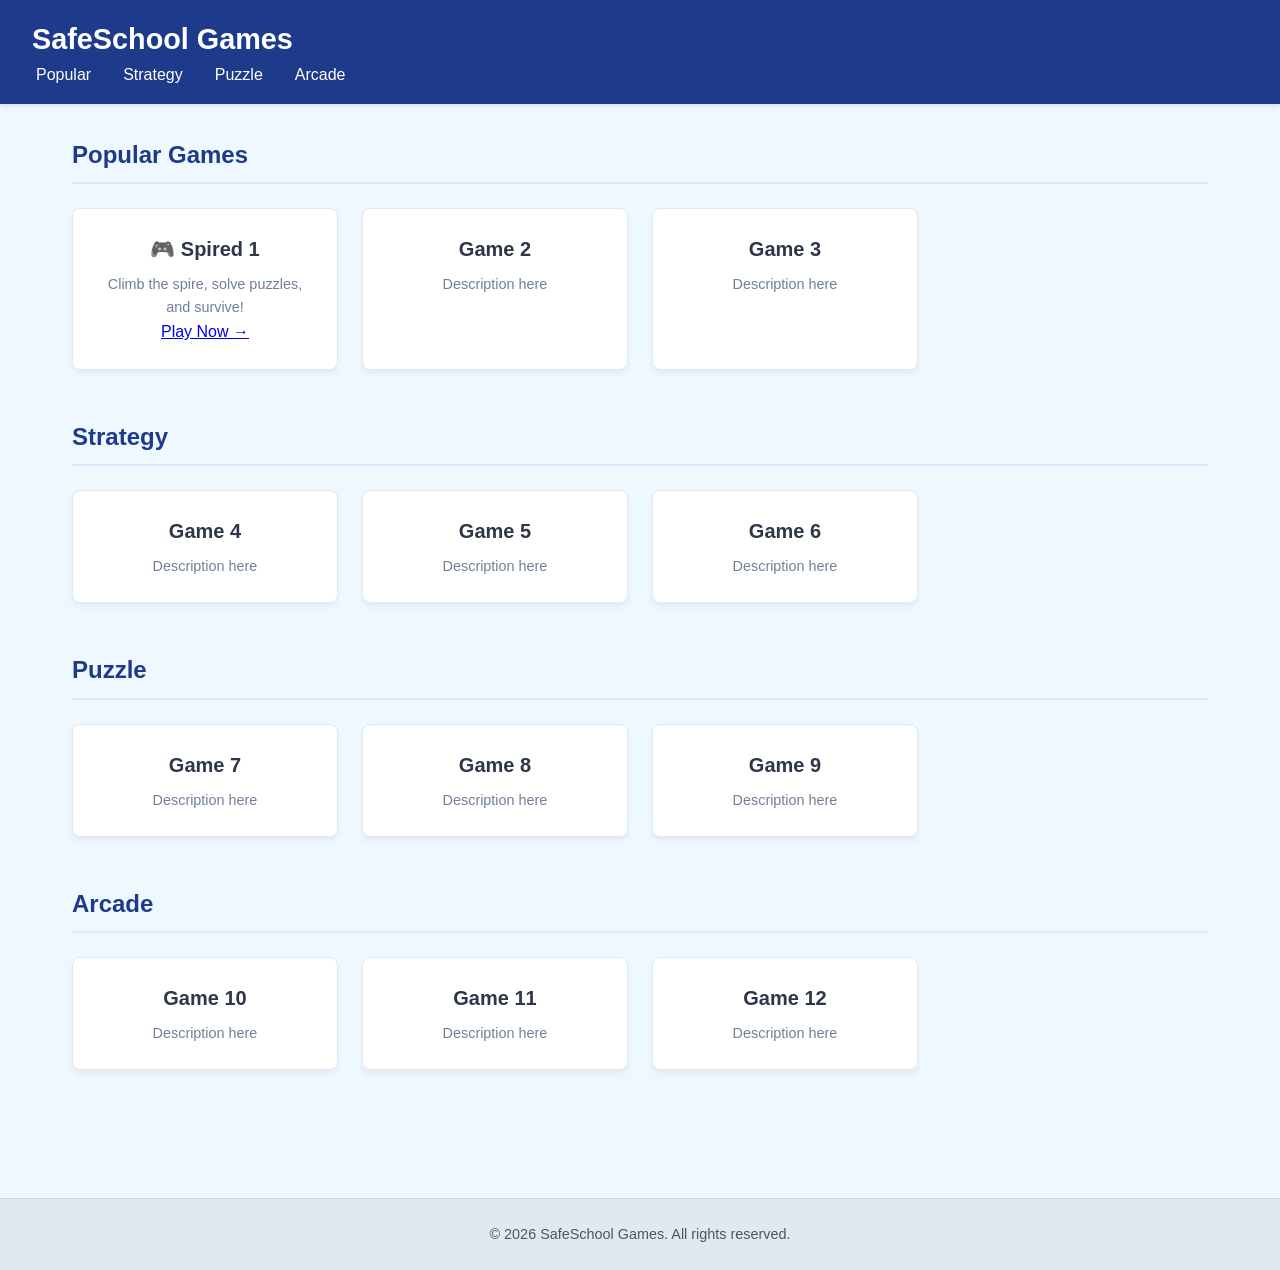
<file: index.html>
<!DOCTYPE html>
<html lang="en">
<head>
    <meta charset="UTF-8">
    <meta name="viewport" content="width=device-width, initial-scale=1.0">
    <title>SafeSchool Games</title>
    <link rel="stylesheet" href="styles.css">
</head>
<body>
    <header>
        <h1>SafeSchool Games</h1>
        <nav>
            <ul>
                <li><a href="#popular">Popular</a></li>
                <li><a href="#strategy">Strategy</a></li>
                <li><a href="#puzzle">Puzzle</a></li>
                <li><a href="#arcade">Arcade</a></li>
            </ul>
        </nav>
    </header>

    <main>
        <section id="popular">
            <h2>Popular Games</h2>
            <div class="game-grid">
                <!-- ✅ Spired 1 integrated with relative link -->
                <div class="game-card">
                    <h3>🎮 Spired 1</h3>
                    <p>Climb the spire, solve puzzles, and survive!</p>
                    <a href="spired1.html" class="play-btn" target="_blank">Play Now →</a>
                </div>
                <div class="game-card">
                    <h3>Game 2</h3>
                    <p>Description here</p>
                </div>
                <div class="game-card">
                    <h3>Game 3</h3>
                    <p>Description here</p>
                </div>
            </div>
        </section>

        <section id="strategy">
            <h2>Strategy</h2>
            <div class="game-grid">
                <div class="game-card">
                    <h3>Game 4</h3>
                    <p>Description here</p>
                </div>
                <div class="game-card">
                    <h3>Game 5</h3>
                    <p>Description here</p>
                </div>
                <div class="game-card">
                    <h3>Game 6</h3>
                    <p>Description here</p>
                </div>
            </div>
        </section>

        <section id="puzzle">
            <h2>Puzzle</h2>
            <div class="game-grid">
                <div class="game-card">
                    <h3>Game 7</h3>
                    <p>Description here</p>
                </div>
                <div class="game-card">
                    <h3>Game 8</h3>
                    <p>Description here</p>
                </div>
                <div class="game-card">
                    <h3>Game 9</h3>
                    <p>Description here</p>
                </div>
            </div>
        </section>

        <section id="arcade">
            <h2>Arcade</h2>
            <div class="game-grid">
                <div class="game-card">
                    <h3>Game 10</h3>
                    <p>Description here</p>
                </div>
                <div class="game-card">
                    <h3>Game 11</h3>
                    <p>Description here</p>
                </div>
                <div class="game-card">
                    <h3>Game 12</h3>
                    <p>Description here</p>
                </div>
            </div>
        </section>
    </main>

    <footer>
        <p>&copy; 2026 SafeSchool Games. All rights reserved.</p>
    </footer>

    <!-- ✅ Removed broken script tag - spired1.html is a page, not a JS file -->
</body>
</html>
</file>
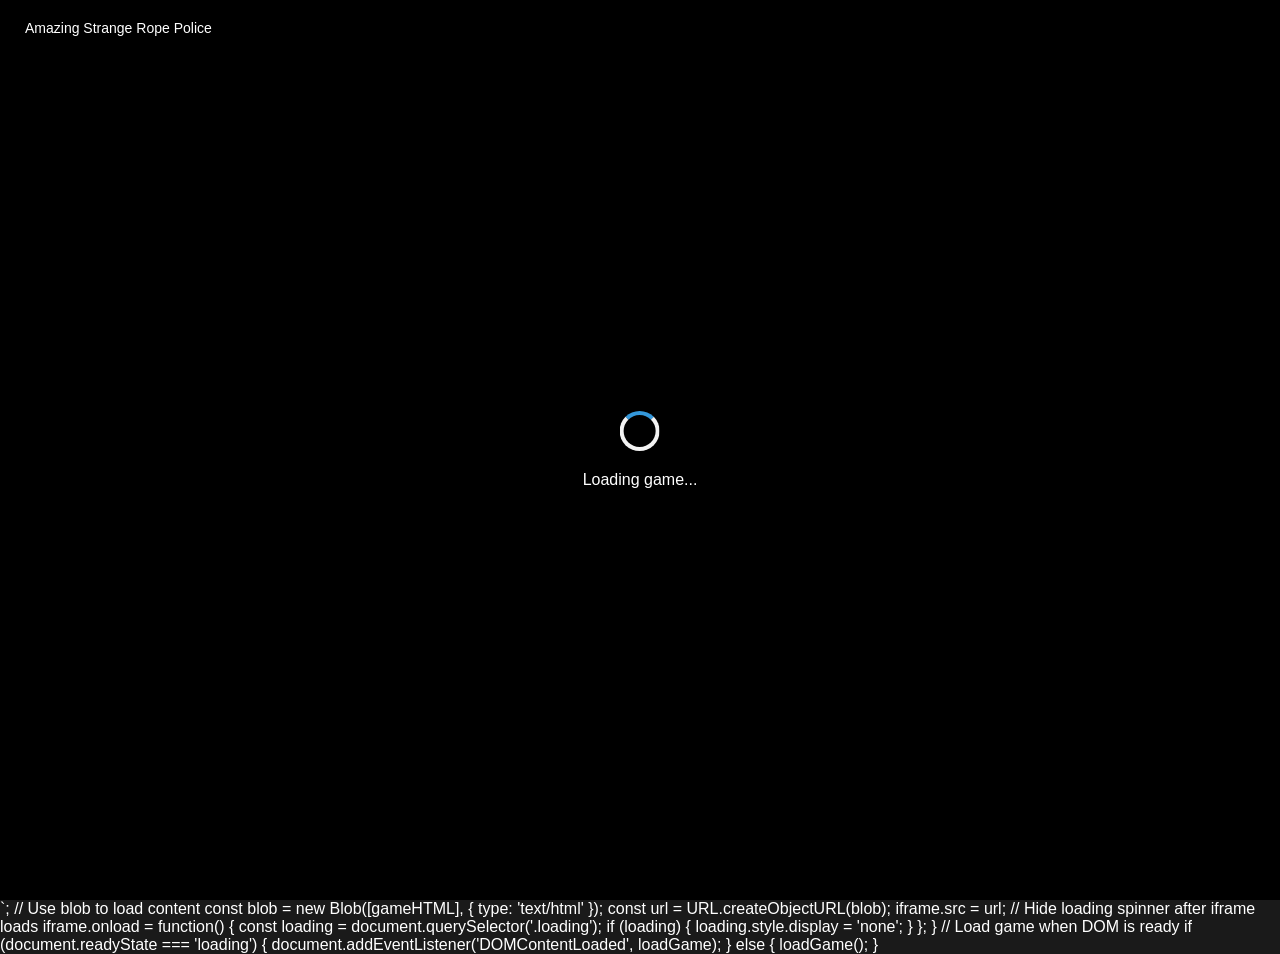
<file: spired1.html>
<!DOCTYPE html>
<html lang="en">
<head>
    <meta charset="UTF-8">
    <meta name="viewport" content="width=device-width, initial-scale=1.0">
    <meta http-equiv="X-UA-Compatible" content="ie=edge">
    <title>Amazing Strange Rope Police - Unblocked Game</title>
    <style>
        * {
            margin: 0;
            padding: 0;
            box-sizing: border-box;
        }
        
        body {
            font-family: Arial, sans-serif;
            background: #1a1a1a;
            color: #fff;
        }
        
        #game-container {
            width: 100%;
            height: 100vh;
            display: flex;
            align-items: center;
            justify-content: center;
            background: #000;
        }
        
        iframe {
            width: 100%;
            height: 100%;
            border: none;
        }
        
        .game-info {
            position: absolute;
            top: 10px;
            left: 10px;
            background: rgba(0, 0, 0, 0.7);
            padding: 10px 15px;
            border-radius: 5px;
            font-size: 14px;
            z-index: 100;
        }
        
        .loading {
            position: absolute;
            top: 50%;
            left: 50%;
            transform: translate(-50%, -50%);
            text-align: center;
            z-index: 50;
        }
        
        .spinner {
            border: 4px solid #f3f3f3;
            border-top: 4px solid #3498db;
            border-radius: 50%;
            width: 40px;
            height: 40px;
            animation: spin 1s linear infinite;
            margin: 0 auto 20px;
        }
        
        @keyframes spin {
            0% { transform: rotate(0deg); }
            100% { transform: rotate(360deg); }
        }
    </style>
</head>
<body>
    <div class="game-info">
        Amazing Strange Rope Police
    </div>
    
    <div id="game-container">
        <div class="loading">
            <div class="spinner"></div>
            <p>Loading game...</p>
        </div>
        <iframe id="game-iframe" src="about:blank"></iframe>
    </div>

    <script>
        // Game configuration
        const gameConfig = {
            gameName: "Amazing Strange Rope Police",
            gameSlug: "amazing-strange-rope-police-vice-spider",
            author: "HGames-ArtWorks",
            category: "Spiderman",
            gameStatus: "published",
            releaseDate: "2018-12-03",
            totalSize: "70.9 MB"
        };

        // Load game
        function loadGame() {
            const iframe = document.getElementById('game-iframe');
            
            // Create a simple game loader page
            const gameHTML = `
                <!DOCTYPE html>
                <html>
                <head>
                    <meta charset="UTF-8">
                    <meta name="viewport" content="width=device-width, initial-scale=1.0">
                    <title>${gameConfig.gameName}</title>
                    <style>
                        body { margin: 0; padding: 0; background: #000; overflow: hidden; }
                        #gameContainer { width: 100%; height: 100vh; }
                        canvas { display: block; }
                    </style>
                </head>
                <body>
                    <div id="gameContainer"></div>
                    <script>
                        // Game initialization
                        document.addEventListener('DOMContentLoaded', function() {
                            console.log('Game: ${gameConfig.gameName} loaded');
                            console.log('Author: ${gameConfig.author}');
                            
                            // Initialize game container
                            const container = document.getElementById('gameContainer');
                            container.innerHTML = '<canvas id="gameCanvas"></canvas>';
                            
                            const canvas = document.getElementById('gameCanvas');
                            canvas.width = window.innerWidth;
                            canvas.height = window.innerHeight;
                            
                            // Handle window resize
                            window.addEventListener('resize', function() {
                                canvas.width = window.innerWidth;
                                canvas.height = window.innerHeight;
                            });
                        });
                    </script>
                </body>
                </html>
            `;
            
            // Use blob to load content
            const blob = new Blob([gameHTML], { type: 'text/html' });
            const url = URL.createObjectURL(blob);
            iframe.src = url;
            
            // Hide loading spinner after iframe loads
            iframe.onload = function() {
                const loading = document.querySelector('.loading');
                if (loading) {
                    loading.style.display = 'none';
                }
            };
        }

        // Load game when DOM is ready
        if (document.readyState === 'loading') {
            document.addEventListener('DOMContentLoaded', loadGame);
        } else {
            loadGame();
        }
    </script>
</body>
</html>
</file>
<file: styles.css>
/* styles.css */

/* Reset and base styles */
* {
    margin: 0;
    padding: 0;
    box-sizing: border-box;
}

body {
    font-family: 'Segoe UI', Tahoma, Geneva, Verdana, sans-serif;
    background-color: #f0f8ff; /* Light blue, school-friendly */
    color: #333;
    line-height: 1.6;
}

/* Header Styles */
header {
    background-color: #1e3a8a; /* Dark blue header */
    color: white;
    padding: 1rem 2rem;
    position: sticky;
    top: 0;
    z-index: 100;
    box-shadow: 0 2px 5px rgba(0,0,0,0.1);
}

header h1 {
    display: inline-block;
    font-size: 1.8rem;
    margin-right: 2rem;
}

nav ul {
    display: inline-flex;
    list-style: none;
    gap: 1.5rem;
}

nav a {
    color: white;
    text-decoration: none;
    font-weight: 500;
    padding: 0.5rem 0.25rem;
    border-radius: 4px;
    transition: background-color 0.3s;
}

nav a:hover {
    background-color: rgba(255, 255, 255, 0.1);
}

/* Main Content Area */
main {
    padding: 2rem;
    max-width: 1200px;
    margin: 0 auto;
}

/* Section Styles */
section {
    margin-bottom: 3rem;
}

section h2 {
    font-size: 1.5rem;
    color: #1e3a8a;
    margin-bottom: 1.5rem;
    padding-bottom: 0.5rem;
    border-bottom: 2px solid #dbeafe;
}

/* Game Grid Layout */
.game-grid {
    display: grid;
    grid-template-columns: repeat(auto-fill, minmax(250px, 1fr));
    gap: 1.5rem;
}

/* Individual Game Card */
.game-card {
    background-color: white;
    border-radius: 8px;
    box-shadow: 0 4px 6px rgba(0, 0, 0, 0.05);
    padding: 1.5rem;
    text-align: center;
    transition: transform 0.3s, box-shadow 0.3s;
    border: 1px solid #e2e8f0;
}

.game-card:hover {
    transform: translateY(-5px);
    box-shadow: 0 6px 12px rgba(0, 0, 0, 0.1);
}

.game-card h3 {
    font-size: 1.25rem;
    color: #2d3748;
    margin-bottom: 0.5rem;
}

.game-card p {
    color: #718096;
    font-size: 0.9rem;
}

/* Footer Styles */
footer {
    background-color: #e2e8f0; /* Light gray footer */
    text-align: center;
    padding: 1.5rem;
    margin-top: 3rem;
    color: #4a5568;
    font-size: 0.9rem;
    border-top: 1px solid #cbd5e0;
}
</file>
